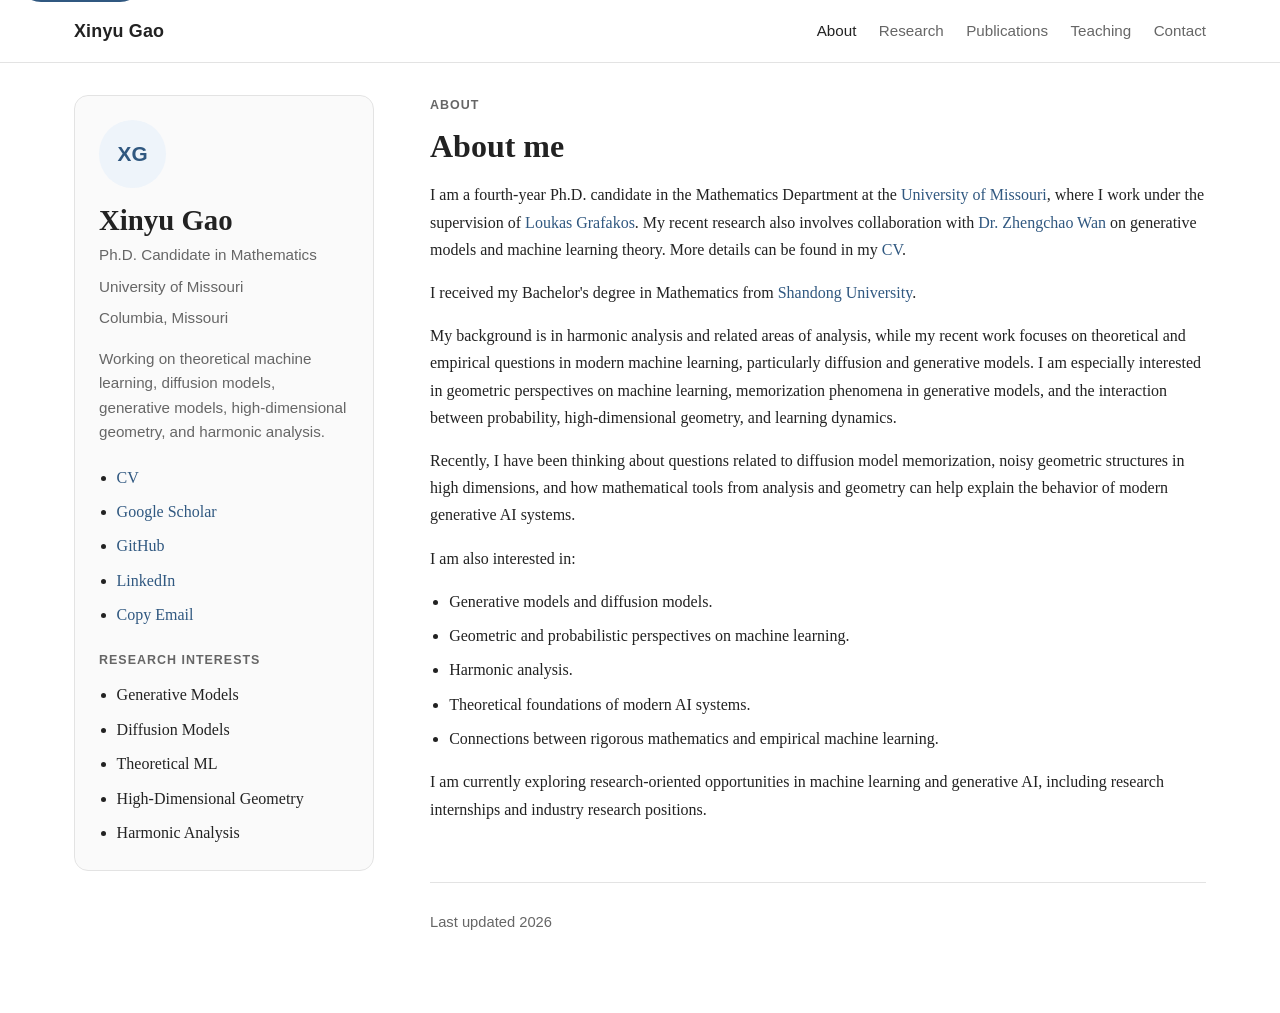
<file: index.html>
<!DOCTYPE html>
<html lang="en">
  <head>
    <meta charset="UTF-8" />
    <meta name="viewport" content="width=device-width, initial-scale=1.0" />
    <title>About | Xinyu Gao</title>
    <meta
      name="description"
      content="About Xinyu Gao, a fourth-year Mathematics Ph.D. candidate at the University of Missouri working on harmonic analysis, theoretical machine learning, diffusion models, and generative AI."
    />
    <meta
      name="keywords"
      content="Xinyu Gao, mathematics, harmonic analysis, theoretical machine learning, diffusion models, generative AI, University of Missouri"
    />
    <meta name="author" content="Xinyu Gao" />
    <meta name="robots" content="index, follow" />
    <meta name="theme-color" content="#ffffff" />
    <link rel="canonical" href="https://xinyugao233.github.io/" />
    <meta property="og:title" content="About | Xinyu Gao" />
    <meta
      property="og:description"
      content="About Xinyu Gao, a fourth-year Mathematics Ph.D. candidate at the University of Missouri."
    />
    <meta property="og:type" content="website" />
    <meta property="og:url" content="https://xinyugao233.github.io/" />
    <meta property="og:site_name" content="Xinyu Gao" />
    <meta name="twitter:card" content="summary_large_image" />
    <meta name="twitter:title" content="About | Xinyu Gao" />
    <meta
      name="twitter:description"
      content="About Xinyu Gao, a fourth-year Mathematics Ph.D. candidate at the University of Missouri."
    />
    <link rel="stylesheet" href="styles.css" />
    <script src="script.js" defer></script>
  </head>
  <body>
    <a class="skip-link" href="#main-content">Skip to content</a>

    <header class="masthead">
      <div class="masthead-inner">
        <a class="site-title" href="index.html">Xinyu Gao</a>
        <button
          class="nav-toggle"
          type="button"
          aria-expanded="false"
          aria-controls="site-menu"
          aria-label="Toggle navigation"
        >
          <span></span>
          <span></span>
          <span></span>
        </button>
        <nav class="nav-links" id="site-menu" aria-label="Primary">
          <a href="index.html" aria-current="page">About</a>
          <a href="research.html">Research</a>
          <a href="publications.html">Publications</a>
          <a href="teaching.html">Teaching</a>
          <a href="contact.html">Contact</a>
        </nav>
      </div>
    </header>

    <div class="page">
      <aside class="sidebar">
        <div class="profile-card">
          <div class="profile-avatar" aria-hidden="true">XG</div>
          <h1>Xinyu Gao</h1>
          <p class="profile-role">Ph.D. Candidate in Mathematics</p>
          <p class="profile-affiliation">
            <a href="https://missouri.edu/" rel="noreferrer" target="_blank">University of Missouri</a>
          </p>
          <p class="profile-location">Columbia, Missouri</p>

          <p class="profile-bio">
            Working on theoretical machine learning, diffusion models, generative
            models, high-dimensional geometry, and harmonic analysis.
          </p>

          <ul class="profile-links">
            <li><a href="./assets/Xinyu_Gao_CV.pdf">CV</a></li>
            <li>
              <a
                href="https://scholar.google.com/citations?user=dz3f7f4AAAAJ&hl=en"
                rel="noreferrer"
                target="_blank"
                >Google Scholar</a
              >
            </li>
            <li>
              <a
                href="https://github.com/xinyugao233"
                rel="noreferrer"
                target="_blank"
                >GitHub</a
              >
            </li>
            <li>
              <a
                href="https://www.linkedin.com/in/xinyu-g-186387254/"
                rel="noreferrer"
                target="_blank"
                >LinkedIn</a
              >
            </li>
            <li class="copy-email-row">
              <button
                class="copy-email-button"
                type="button"
                data-copy-email="xinyugao233@gmail.com"
              >
                Copy Email
              </button>
              <span class="copy-email-status" aria-live="polite"></span>
            </li>
          </ul>

          <div class="profile-topics">
            <p class="sidebar-label">Research Interests</p>
            <ul>
              <li>Generative Models</li>
              <li>Diffusion Models</li>
              <li>Theoretical ML</li>
              <li>High-Dimensional Geometry</li>
              <li>Harmonic Analysis</li>
            </ul>
          </div>
        </div>
      </aside>

      <main class="content" id="main-content">
        <section class="section">
          <p class="section-label">About</p>
          <h2>About me</h2>
          <div class="prose">
            <p>
              I am a fourth-year Ph.D. candidate in the Mathematics Department at
              the
              <a href="https://missouri.edu/" rel="noreferrer" target="_blank"
                >University of Missouri</a
              >, where I work under the supervision of
              <a href="https://grafakos.missouri.edu/" rel="noreferrer" target="_blank"
                >Loukas Grafakos</a
              >. My recent research also involves collaboration with
              <a href="https://zhengchao-wan.com/" rel="noreferrer" target="_blank"
                >Dr. Zhengchao Wan</a
              >
              on generative models and machine learning theory. More details can
              be found in my <a href="./assets/Xinyu_Gao_CV.pdf">CV</a>.
            </p>
            <p>
              I received my Bachelor's degree in Mathematics from
              <a href="https://www.en.sdu.edu.cn/" rel="noreferrer" target="_blank"
                >Shandong University</a
              >.
            </p>
            <p>
              My background is in harmonic analysis and related areas of analysis,
              while my recent work focuses on theoretical and empirical questions
              in modern machine learning, particularly diffusion and generative
              models. I am especially interested in geometric perspectives on
              machine learning, memorization phenomena in generative models, and
              the interaction between probability, high-dimensional geometry, and
              learning dynamics.
            </p>
            <p>
              Recently, I have been thinking about questions related to diffusion
              model memorization, noisy geometric structures in high dimensions,
              and how mathematical tools from analysis and geometry can help
              explain the behavior of modern generative AI systems.
            </p>
            <p>I am also interested in:</p>
            <ul>
              <li>Generative models and diffusion models.</li>
              <li>Geometric and probabilistic perspectives on machine learning.</li>
              <li>Harmonic analysis.</li>
              <li>Theoretical foundations of modern AI systems.</li>
              <li>Connections between rigorous mathematics and empirical machine learning.</li>
            </ul>
            <p>
              I am currently exploring research-oriented opportunities in machine
              learning and generative AI, including research internships and
              industry research positions.
            </p>
          </div>
        </section>

        <footer class="page-footer">
          <p>Last updated 2026</p>
        </footer>
      </main>
    </div>
  </body>
</html>
</file>
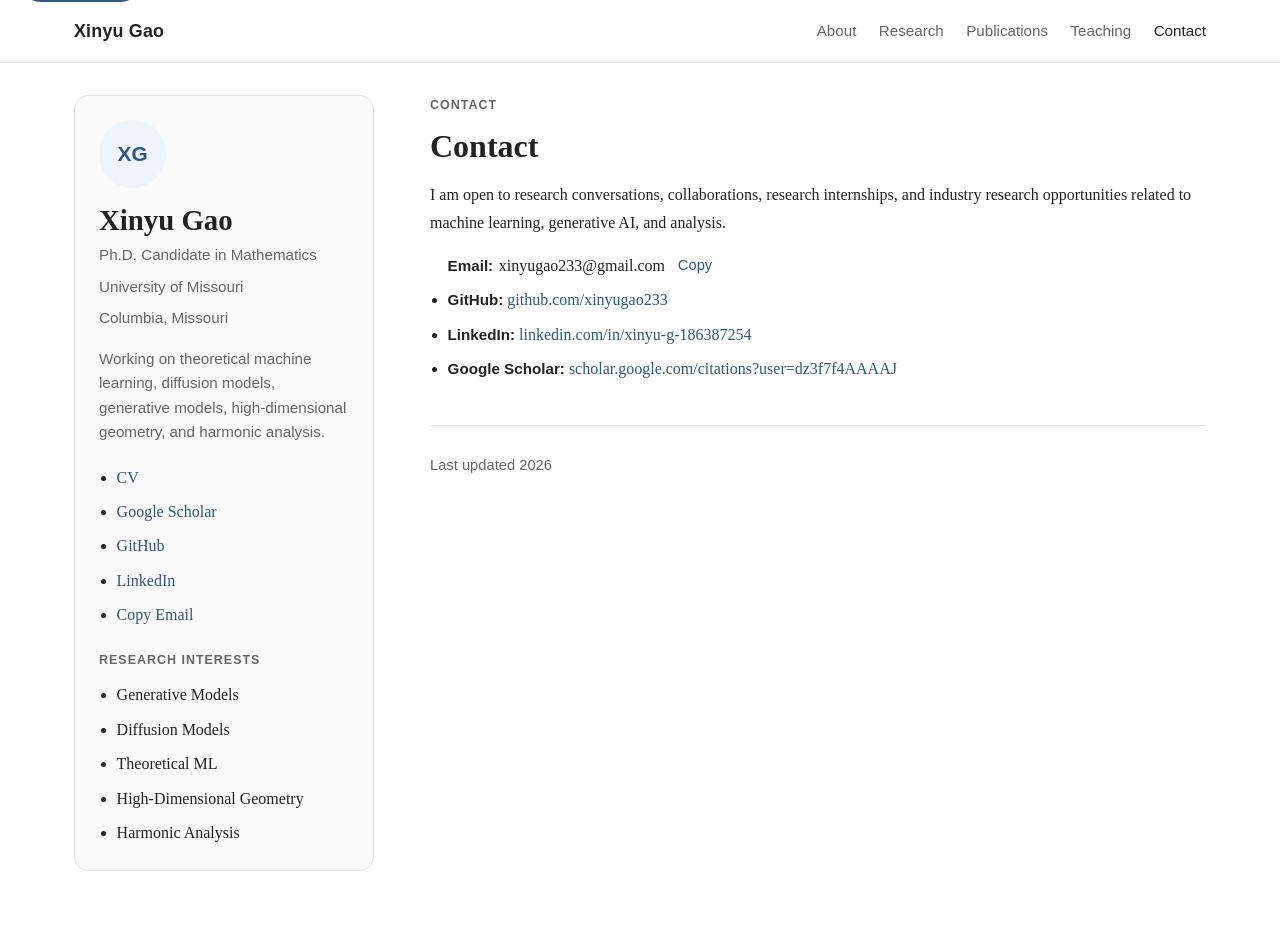
<file: contact.html>
<!DOCTYPE html>
<html lang="en">
  <head>
    <meta charset="UTF-8" />
    <meta name="viewport" content="width=device-width, initial-scale=1.0" />
    <title>Contact | Xinyu Gao</title>
    <meta
      name="description"
      content="Contact page for Xinyu Gao, including email, GitHub, LinkedIn, and Google Scholar."
    />
    <meta name="author" content="Xinyu Gao" />
    <meta name="robots" content="index, follow" />
    <meta name="theme-color" content="#ffffff" />
    <link rel="canonical" href="https://xinyugao233.github.io/contact.html" />
    <meta property="og:title" content="Contact | Xinyu Gao" />
    <meta
      property="og:description"
      content="Contact page for Xinyu Gao, including email, GitHub, LinkedIn, and Google Scholar."
    />
    <meta property="og:type" content="website" />
    <meta property="og:url" content="https://xinyugao233.github.io/contact.html" />
    <meta property="og:site_name" content="Xinyu Gao" />
    <meta name="twitter:card" content="summary_large_image" />
    <meta name="twitter:title" content="Contact | Xinyu Gao" />
    <meta
      name="twitter:description"
      content="Contact page for Xinyu Gao, including email, GitHub, LinkedIn, and Google Scholar."
    />
    <link rel="stylesheet" href="styles.css" />
    <script src="script.js" defer></script>
  </head>
  <body>
    <a class="skip-link" href="#main-content">Skip to content</a>

    <header class="masthead">
      <div class="masthead-inner">
        <a class="site-title" href="index.html">Xinyu Gao</a>
        <button
          class="nav-toggle"
          type="button"
          aria-expanded="false"
          aria-controls="site-menu"
          aria-label="Toggle navigation"
        >
          <span></span>
          <span></span>
          <span></span>
        </button>
        <nav class="nav-links" id="site-menu" aria-label="Primary">
          <a href="index.html">About</a>
          <a href="research.html">Research</a>
          <a href="publications.html">Publications</a>
          <a href="teaching.html">Teaching</a>
          <a href="contact.html" aria-current="page">Contact</a>
        </nav>
      </div>
    </header>

    <div class="page">
      <aside class="sidebar">
        <div class="profile-card">
          <div class="profile-avatar" aria-hidden="true">XG</div>
          <h1>Xinyu Gao</h1>
          <p class="profile-role">Ph.D. Candidate in Mathematics</p>
          <p class="profile-affiliation">
            <a href="https://missouri.edu/" rel="noreferrer" target="_blank">University of Missouri</a>
          </p>
          <p class="profile-location">Columbia, Missouri</p>
          <p class="profile-bio">
            Working on theoretical machine learning, diffusion models, generative
            models, high-dimensional geometry, and harmonic analysis.
          </p>
          <ul class="profile-links">
            <li><a href="./assets/Xinyu_Gao_CV.pdf">CV</a></li>
            <li><a href="https://scholar.google.com/citations?user=dz3f7f4AAAAJ&hl=en" rel="noreferrer" target="_blank">Google Scholar</a></li>
            <li><a href="https://github.com/xinyugao233" rel="noreferrer" target="_blank">GitHub</a></li>
            <li><a href="https://www.linkedin.com/in/xinyu-g-186387254/" rel="noreferrer" target="_blank">LinkedIn</a></li>
            <li class="copy-email-row">
              <button class="copy-email-button" type="button" data-copy-email="xinyugao233@gmail.com">Copy Email</button>
              <span class="copy-email-status" aria-live="polite"></span>
            </li>
          </ul>
          <div class="profile-topics">
            <p class="sidebar-label">Research Interests</p>
            <ul>
              <li>Generative Models</li>
              <li>Diffusion Models</li>
              <li>Theoretical ML</li>
              <li>High-Dimensional Geometry</li>
              <li>Harmonic Analysis</li>
            </ul>
          </div>
        </div>
      </aside>

      <main class="content" id="main-content">
        <section class="section">
          <p class="section-label">Contact</p>
          <h2>Contact</h2>
          <div class="prose">
            <p>
              I am open to research conversations, collaborations, research
              internships, and industry research opportunities related to machine
              learning, generative AI, and analysis.
            </p>
          </div>

          <ul class="contact-list">
            <li class="contact-email-item">
              <strong>Email:</strong>
              <span class="contact-email-text">xinyugao233@gmail.com</span>
              <button
                class="copy-email-button copy-email-button-inline"
                type="button"
                data-copy-email="xinyugao233@gmail.com"
              >
                Copy
              </button>
              <span class="copy-email-status" aria-live="polite"></span>
            </li>
            <li>
              <strong>GitHub:</strong>
              <a href="https://github.com/xinyugao233" rel="noreferrer" target="_blank">github.com/xinyugao233</a>
            </li>
            <li>
              <strong>LinkedIn:</strong>
              <a href="https://www.linkedin.com/in/xinyu-g-186387254/" rel="noreferrer" target="_blank">linkedin.com/in/xinyu-g-186387254</a>
            </li>
            <li>
              <strong>Google Scholar:</strong>
              <a href="https://scholar.google.com/citations?user=dz3f7f4AAAAJ&hl=en" rel="noreferrer" target="_blank">scholar.google.com/citations?user=dz3f7f4AAAAJ</a>
            </li>
          </ul>
        </section>

        <footer class="page-footer">
          <p>Last updated 2026</p>
        </footer>
      </main>
    </div>
  </body>
</html>
</file>
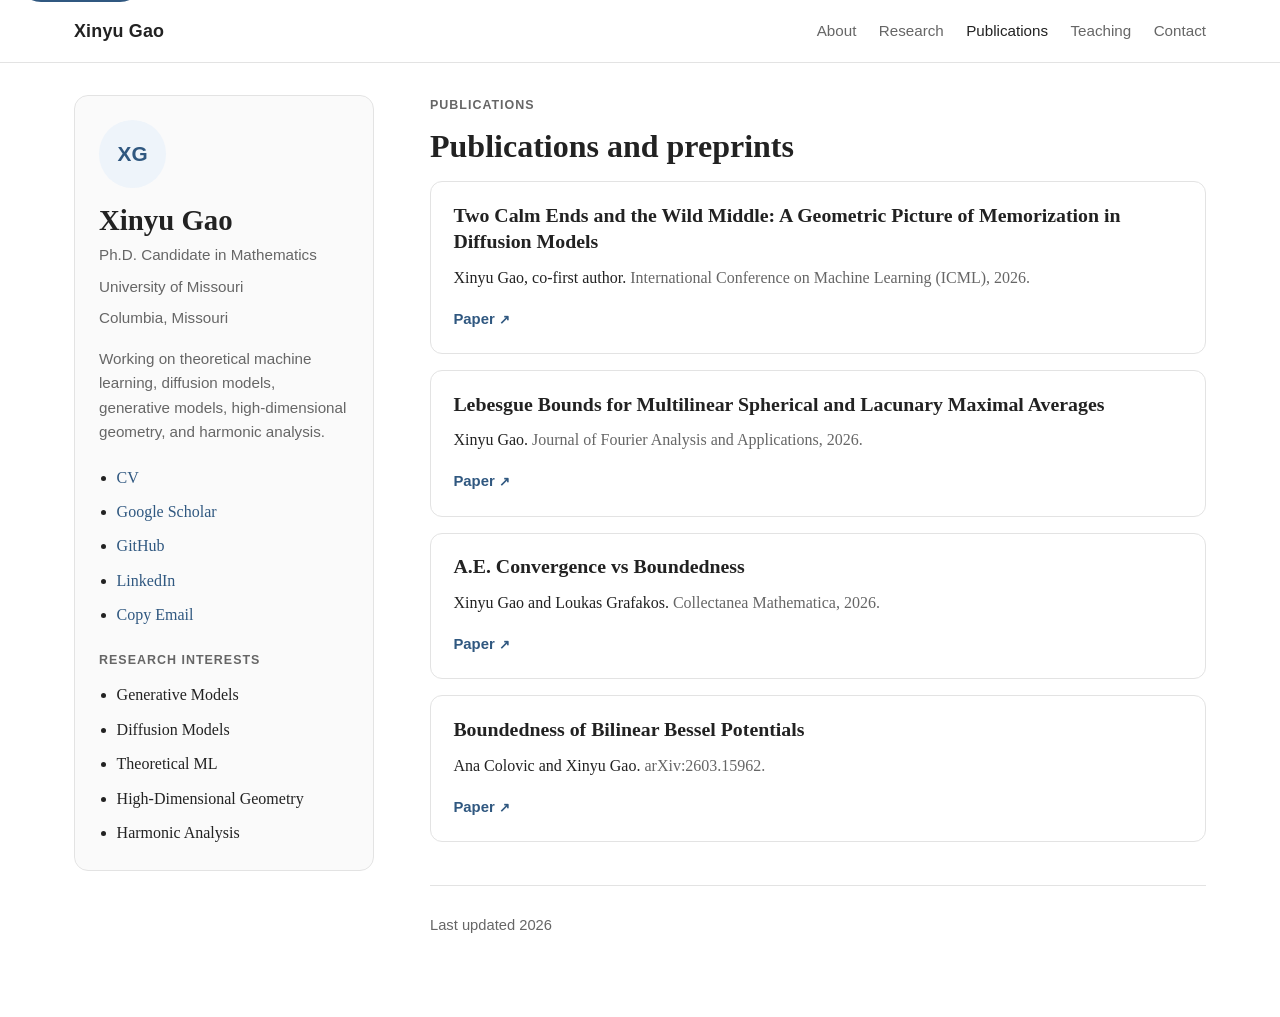
<file: publications.html>
<!DOCTYPE html>
<html lang="en">
  <head>
    <meta charset="UTF-8" />
    <meta name="viewport" content="width=device-width, initial-scale=1.0" />
    <title>Publications | Xinyu Gao</title>
    <meta
      name="description"
      content="Publications and preprints by Xinyu Gao in machine learning theory, diffusion models, and harmonic analysis."
    />
    <meta name="author" content="Xinyu Gao" />
    <meta name="robots" content="index, follow" />
    <meta name="theme-color" content="#ffffff" />
    <link rel="canonical" href="https://xinyugao233.github.io/publications.html" />
    <meta property="og:title" content="Publications | Xinyu Gao" />
    <meta
      property="og:description"
      content="Publications and preprints by Xinyu Gao in machine learning theory, diffusion models, and harmonic analysis."
    />
    <meta property="og:type" content="website" />
    <meta property="og:url" content="https://xinyugao233.github.io/publications.html" />
    <meta property="og:site_name" content="Xinyu Gao" />
    <meta name="twitter:card" content="summary_large_image" />
    <meta name="twitter:title" content="Publications | Xinyu Gao" />
    <meta
      name="twitter:description"
      content="Publications and preprints by Xinyu Gao in machine learning theory, diffusion models, and harmonic analysis."
    />
    <link rel="stylesheet" href="styles.css" />
    <script src="script.js" defer></script>
  </head>
  <body>
    <a class="skip-link" href="#main-content">Skip to content</a>

    <header class="masthead">
      <div class="masthead-inner">
        <a class="site-title" href="index.html">Xinyu Gao</a>
        <button
          class="nav-toggle"
          type="button"
          aria-expanded="false"
          aria-controls="site-menu"
          aria-label="Toggle navigation"
        >
          <span></span>
          <span></span>
          <span></span>
        </button>
        <nav class="nav-links" id="site-menu" aria-label="Primary">
          <a href="index.html">About</a>
          <a href="research.html">Research</a>
          <a href="publications.html" aria-current="page">Publications</a>
          <a href="teaching.html">Teaching</a>
          <a href="contact.html">Contact</a>
        </nav>
      </div>
    </header>

    <div class="page">
      <aside class="sidebar">
        <div class="profile-card">
          <div class="profile-avatar" aria-hidden="true">XG</div>
          <h1>Xinyu Gao</h1>
          <p class="profile-role">Ph.D. Candidate in Mathematics</p>
          <p class="profile-affiliation">
            <a href="https://missouri.edu/" rel="noreferrer" target="_blank">University of Missouri</a>
          </p>
          <p class="profile-location">Columbia, Missouri</p>
          <p class="profile-bio">
            Working on theoretical machine learning, diffusion models, generative
            models, high-dimensional geometry, and harmonic analysis.
          </p>
          <ul class="profile-links">
            <li><a href="./assets/Xinyu_Gao_CV.pdf">CV</a></li>
            <li><a href="https://scholar.google.com/citations?user=dz3f7f4AAAAJ&hl=en" rel="noreferrer" target="_blank">Google Scholar</a></li>
            <li><a href="https://github.com/xinyugao233" rel="noreferrer" target="_blank">GitHub</a></li>
            <li><a href="https://www.linkedin.com/in/xinyu-g-186387254/" rel="noreferrer" target="_blank">LinkedIn</a></li>
            <li class="copy-email-row">
              <button class="copy-email-button" type="button" data-copy-email="xinyugao233@gmail.com">Copy Email</button>
              <span class="copy-email-status" aria-live="polite"></span>
            </li>
          </ul>
          <div class="profile-topics">
            <p class="sidebar-label">Research Interests</p>
            <ul>
              <li>Generative Models</li>
              <li>Diffusion Models</li>
              <li>Theoretical ML</li>
              <li>High-Dimensional Geometry</li>
              <li>Harmonic Analysis</li>
            </ul>
          </div>
        </div>
      </aside>

      <main class="content" id="main-content">
        <section class="section">
          <p class="section-label">Publications</p>
          <h2>Publications and preprints</h2>

          <div class="publication-list">
            <article class="publication-item">
              <h3>Two Calm Ends and the Wild Middle: A Geometric Picture of Memorization in Diffusion Models</h3>
              <p>
                Xinyu Gao, co-first author.
                <span>International Conference on Machine Learning (ICML), 2026.</span>
              </p>
              <div class="inline-links">
                <a href="https://openreview.net/forum?id=GpmvWQU9Zq&noteId=de2UPF2qty" rel="noreferrer" target="_blank">Paper</a>
              </div>
            </article>

            <article class="publication-item">
              <h3>Lebesgue Bounds for Multilinear Spherical and Lacunary Maximal Averages</h3>
              <p>
                Xinyu Gao.
                <span>Journal of Fourier Analysis and Applications, 2026.</span>
              </p>
              <div class="inline-links">
                <a href="https://arxiv.org/abs/2411.11255" rel="noreferrer" target="_blank">Paper</a>
              </div>
            </article>

            <article class="publication-item">
              <h3>A.E. Convergence vs Boundedness</h3>
              <p>
                Xinyu Gao and Loukas Grafakos.
                <span>Collectanea Mathematica, 2026.</span>
              </p>
              <div class="inline-links">
                <a href="https://arxiv.org/abs/2602.16654" rel="noreferrer" target="_blank">Paper</a>
              </div>
            </article>

            <article class="publication-item">
              <h3>Boundedness of Bilinear Bessel Potentials</h3>
              <p>
                Ana Colovic and Xinyu Gao.
                <span>arXiv:2603.15962.</span>
              </p>
              <div class="inline-links">
                <a href="https://arxiv.org/abs/2603.15962" rel="noreferrer" target="_blank">Paper</a>
              </div>
            </article>
          </div>
        </section>

        <footer class="page-footer">
          <p>Last updated 2026</p>
        </footer>
      </main>
    </div>
  </body>
</html>
</file>
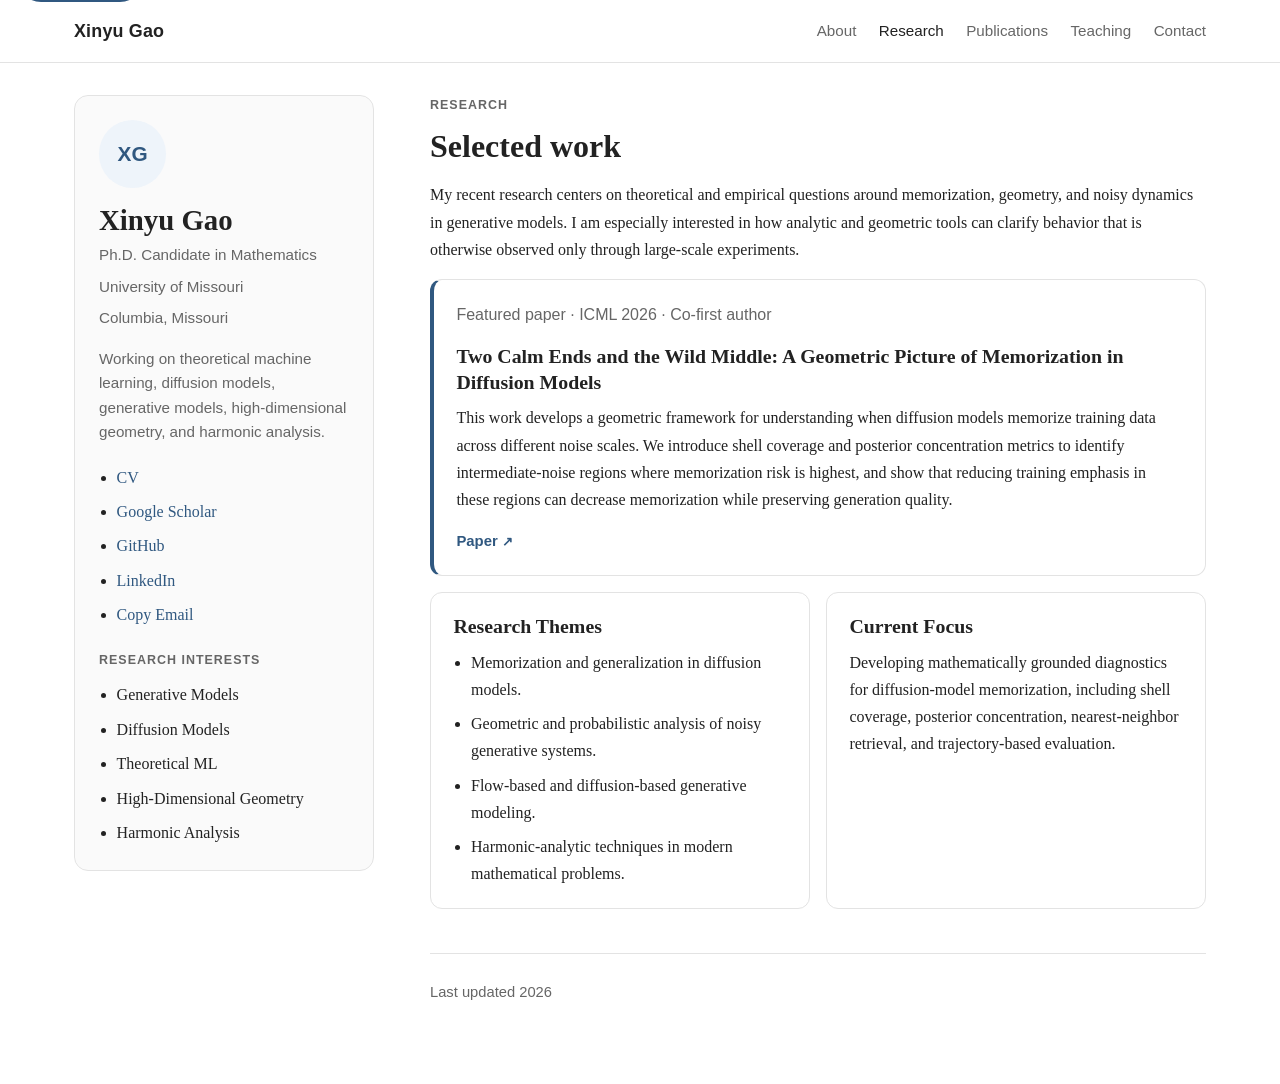
<file: research.html>
<!DOCTYPE html>
<html lang="en">
  <head>
    <meta charset="UTF-8" />
    <meta name="viewport" content="width=device-width, initial-scale=1.0" />
    <title>Research | Xinyu Gao</title>
    <meta
      name="description"
      content="Research page for Xinyu Gao, including current themes and featured work on diffusion model memorization, geometry, and theoretical machine learning."
    />
    <meta name="author" content="Xinyu Gao" />
    <meta name="robots" content="index, follow" />
    <meta name="theme-color" content="#ffffff" />
    <link rel="canonical" href="https://xinyugao233.github.io/research.html" />
    <meta property="og:title" content="Research | Xinyu Gao" />
    <meta
      property="og:description"
      content="Research page for Xinyu Gao, including current themes and featured work on diffusion model memorization, geometry, and theoretical machine learning."
    />
    <meta property="og:type" content="website" />
    <meta property="og:url" content="https://xinyugao233.github.io/research.html" />
    <meta property="og:site_name" content="Xinyu Gao" />
    <meta name="twitter:card" content="summary_large_image" />
    <meta name="twitter:title" content="Research | Xinyu Gao" />
    <meta
      name="twitter:description"
      content="Research page for Xinyu Gao, including current themes and featured work on diffusion model memorization, geometry, and theoretical machine learning."
    />
    <link rel="stylesheet" href="styles.css" />
    <script src="script.js" defer></script>
  </head>
  <body>
    <a class="skip-link" href="#main-content">Skip to content</a>

    <header class="masthead">
      <div class="masthead-inner">
        <a class="site-title" href="index.html">Xinyu Gao</a>
        <button
          class="nav-toggle"
          type="button"
          aria-expanded="false"
          aria-controls="site-menu"
          aria-label="Toggle navigation"
        >
          <span></span>
          <span></span>
          <span></span>
        </button>
        <nav class="nav-links" id="site-menu" aria-label="Primary">
          <a href="index.html">About</a>
          <a href="research.html" aria-current="page">Research</a>
          <a href="publications.html">Publications</a>
          <a href="teaching.html">Teaching</a>
          <a href="contact.html">Contact</a>
        </nav>
      </div>
    </header>

    <div class="page">
      <aside class="sidebar">
        <div class="profile-card">
          <div class="profile-avatar" aria-hidden="true">XG</div>
          <h1>Xinyu Gao</h1>
          <p class="profile-role">Ph.D. Candidate in Mathematics</p>
          <p class="profile-affiliation">
            <a href="https://missouri.edu/" rel="noreferrer" target="_blank">University of Missouri</a>
          </p>
          <p class="profile-location">Columbia, Missouri</p>
          <p class="profile-bio">
            Working on theoretical machine learning, diffusion models, generative
            models, high-dimensional geometry, and harmonic analysis.
          </p>
          <ul class="profile-links">
            <li><a href="./assets/Xinyu_Gao_CV.pdf">CV</a></li>
            <li><a href="https://scholar.google.com/citations?user=dz3f7f4AAAAJ&hl=en" rel="noreferrer" target="_blank">Google Scholar</a></li>
            <li><a href="https://github.com/xinyugao233" rel="noreferrer" target="_blank">GitHub</a></li>
            <li><a href="https://www.linkedin.com/in/xinyu-g-186387254/" rel="noreferrer" target="_blank">LinkedIn</a></li>
            <li class="copy-email-row">
              <button class="copy-email-button" type="button" data-copy-email="xinyugao233@gmail.com">Copy Email</button>
              <span class="copy-email-status" aria-live="polite"></span>
            </li>
          </ul>
          <div class="profile-topics">
            <p class="sidebar-label">Research Interests</p>
            <ul>
              <li>Generative Models</li>
              <li>Diffusion Models</li>
              <li>Theoretical ML</li>
              <li>High-Dimensional Geometry</li>
              <li>Harmonic Analysis</li>
            </ul>
          </div>
        </div>
      </aside>

      <main class="content" id="main-content">
        <section class="section">
          <p class="section-label">Research</p>
          <h2>Selected work</h2>
          <div class="prose">
            <p>
              My recent research centers on theoretical and empirical questions
              around memorization, geometry, and noisy dynamics in generative
              models. I am especially interested in how analytic and geometric
              tools can clarify behavior that is otherwise observed only through
              large-scale experiments.
            </p>
          </div>

          <article class="highlight-paper">
            <p class="entry-meta">Featured paper · ICML 2026 · Co-first author</p>
            <h3>
              Two Calm Ends and the Wild Middle: A Geometric Picture of Memorization
              in Diffusion Models
            </h3>
            <p>
              This work develops a geometric framework for understanding when
              diffusion models memorize training data across different noise
              scales. We introduce shell coverage and posterior concentration
              metrics to identify intermediate-noise regions where memorization
              risk is highest, and show that reducing training emphasis in these
              regions can decrease memorization while preserving generation quality.
            </p>
            <div class="inline-links">
              <a href="https://openreview.net/forum?id=GpmvWQU9Zq&noteId=de2UPF2qty" rel="noreferrer" target="_blank">Paper</a>
            </div>
          </article>

          <div class="entry-list">
            <article class="entry-card">
              <h3>Research Themes</h3>
              <ul class="simple-list">
                <li>Memorization and generalization in diffusion models.</li>
                <li>Geometric and probabilistic analysis of noisy generative systems.</li>
                <li>Flow-based and diffusion-based generative modeling.</li>
                <li>Harmonic-analytic techniques in modern mathematical problems.</li>
              </ul>
            </article>

            <article class="entry-card">
              <h3>Current Focus</h3>
              <p>
                Developing mathematically grounded diagnostics for diffusion-model
                memorization, including shell coverage, posterior concentration,
                nearest-neighbor retrieval, and trajectory-based evaluation.
              </p>
            </article>
          </div>
        </section>

        <footer class="page-footer">
          <p>Last updated 2026</p>
        </footer>
      </main>
    </div>
  </body>
</html>
</file>
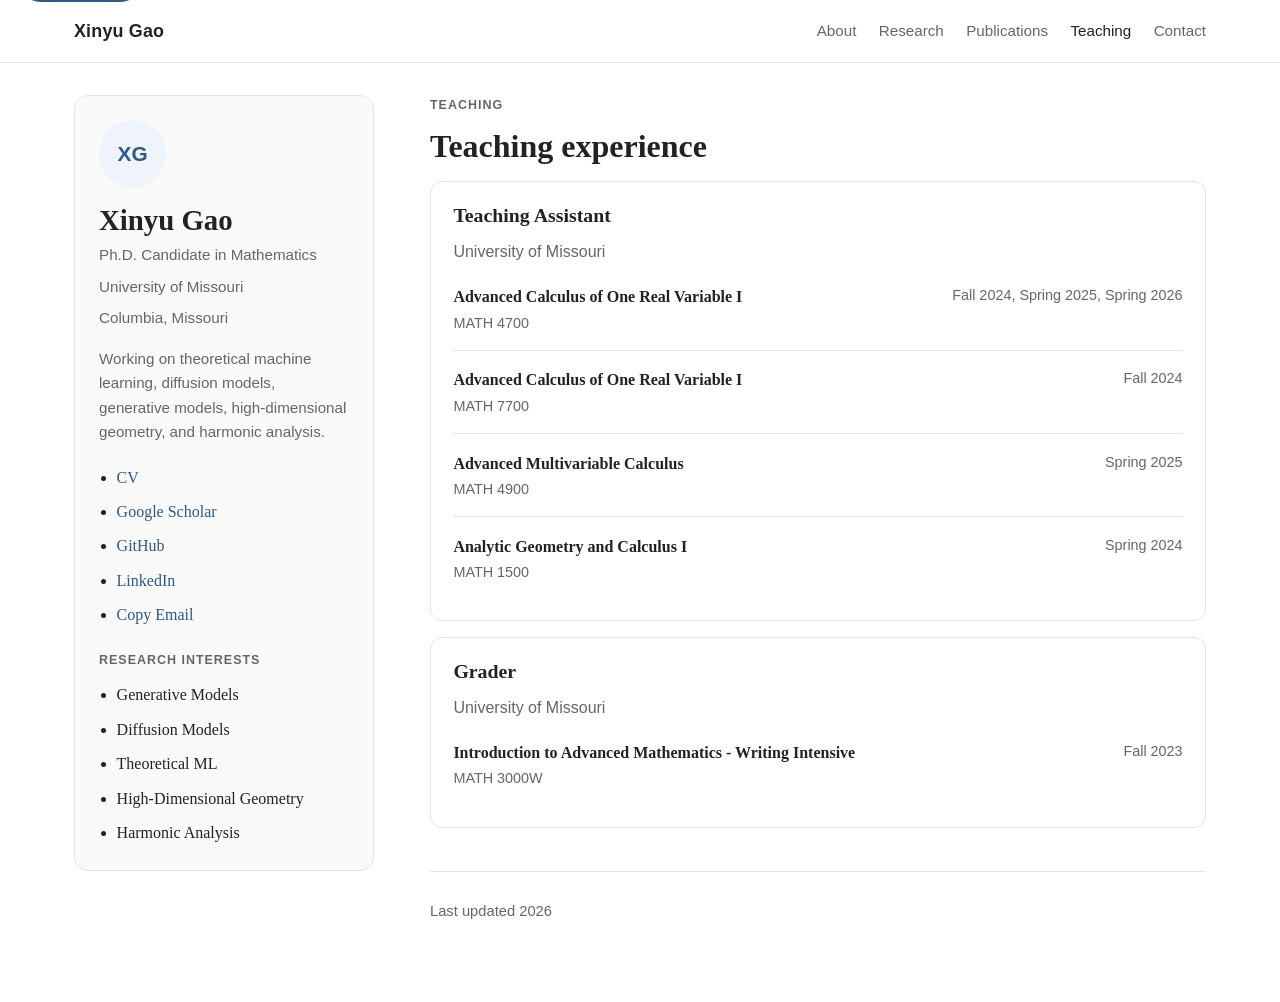
<file: teaching.html>
<!DOCTYPE html>
<html lang="en">
  <head>
    <meta charset="UTF-8" />
    <meta name="viewport" content="width=device-width, initial-scale=1.0" />
    <title>Teaching | Xinyu Gao</title>
    <meta
      name="description"
      content="Teaching experience of Xinyu Gao at the University of Missouri, including teaching assistant and grading roles."
    />
    <meta name="author" content="Xinyu Gao" />
    <meta name="robots" content="index, follow" />
    <meta name="theme-color" content="#ffffff" />
    <link rel="canonical" href="https://xinyugao233.github.io/teaching.html" />
    <meta property="og:title" content="Teaching | Xinyu Gao" />
    <meta
      property="og:description"
      content="Teaching experience of Xinyu Gao at the University of Missouri, including teaching assistant and grading roles."
    />
    <meta property="og:type" content="website" />
    <meta property="og:url" content="https://xinyugao233.github.io/teaching.html" />
    <meta property="og:site_name" content="Xinyu Gao" />
    <meta name="twitter:card" content="summary_large_image" />
    <meta name="twitter:title" content="Teaching | Xinyu Gao" />
    <meta
      name="twitter:description"
      content="Teaching experience of Xinyu Gao at the University of Missouri, including teaching assistant and grading roles."
    />
    <link rel="stylesheet" href="styles.css" />
    <script src="script.js" defer></script>
  </head>
  <body>
    <a class="skip-link" href="#main-content">Skip to content</a>

    <header class="masthead">
      <div class="masthead-inner">
        <a class="site-title" href="index.html">Xinyu Gao</a>
        <button
          class="nav-toggle"
          type="button"
          aria-expanded="false"
          aria-controls="site-menu"
          aria-label="Toggle navigation"
        >
          <span></span>
          <span></span>
          <span></span>
        </button>
        <nav class="nav-links" id="site-menu" aria-label="Primary">
          <a href="index.html">About</a>
          <a href="research.html">Research</a>
          <a href="publications.html">Publications</a>
          <a href="teaching.html" aria-current="page">Teaching</a>
          <a href="contact.html">Contact</a>
        </nav>
      </div>
    </header>

    <div class="page">
      <aside class="sidebar">
        <div class="profile-card">
          <div class="profile-avatar" aria-hidden="true">XG</div>
          <h1>Xinyu Gao</h1>
          <p class="profile-role">Ph.D. Candidate in Mathematics</p>
          <p class="profile-affiliation">
            <a href="https://missouri.edu/" rel="noreferrer" target="_blank">University of Missouri</a>
          </p>
          <p class="profile-location">Columbia, Missouri</p>
          <p class="profile-bio">
            Working on theoretical machine learning, diffusion models, generative
            models, high-dimensional geometry, and harmonic analysis.
          </p>
          <ul class="profile-links">
            <li><a href="./assets/Xinyu_Gao_CV.pdf">CV</a></li>
            <li><a href="https://scholar.google.com/citations?user=dz3f7f4AAAAJ&hl=en" rel="noreferrer" target="_blank">Google Scholar</a></li>
            <li><a href="https://github.com/xinyugao233" rel="noreferrer" target="_blank">GitHub</a></li>
            <li><a href="https://www.linkedin.com/in/xinyu-g-186387254/" rel="noreferrer" target="_blank">LinkedIn</a></li>
            <li class="copy-email-row">
              <button class="copy-email-button" type="button" data-copy-email="xinyugao233@gmail.com">Copy Email</button>
              <span class="copy-email-status" aria-live="polite"></span>
            </li>
          </ul>
          <div class="profile-topics">
            <p class="sidebar-label">Research Interests</p>
            <ul>
              <li>Generative Models</li>
              <li>Diffusion Models</li>
              <li>Theoretical ML</li>
              <li>High-Dimensional Geometry</li>
              <li>Harmonic Analysis</li>
            </ul>
          </div>
        </div>
      </aside>

      <main class="content" id="main-content">
        <section class="section">
          <p class="section-label">Teaching</p>
          <h2>Teaching experience</h2>

          <div class="teaching-list">
            <article class="teaching-item">
              <h3>Teaching Assistant</h3>
              <p class="entry-meta">University of Missouri</p>
              <ul class="teaching-courses">
                <li>
                  <div>
                    <strong>Advanced Calculus of One Real Variable I</strong>
                    <span class="teaching-code">MATH 4700</span>
                  </div>
                  <span class="teaching-term">Fall 2024, Spring 2025, Spring 2026</span>
                </li>
                <li>
                  <div>
                    <strong>Advanced Calculus of One Real Variable I</strong>
                    <span class="teaching-code">MATH 7700</span>
                  </div>
                  <span class="teaching-term">Fall 2024</span>
                </li>
                <li>
                  <div>
                    <strong>Advanced Multivariable Calculus</strong>
                    <span class="teaching-code">MATH 4900</span>
                  </div>
                  <span class="teaching-term">Spring 2025</span>
                </li>
                <li>
                  <div>
                    <strong>Analytic Geometry and Calculus I</strong>
                    <span class="teaching-code">MATH 1500</span>
                  </div>
                  <span class="teaching-term">Spring 2024</span>
                </li>
              </ul>
            </article>

            <article class="teaching-item">
              <h3>Grader</h3>
              <p class="entry-meta">University of Missouri</p>
              <ul class="teaching-courses">
                <li>
                  <div>
                    <strong>Introduction to Advanced Mathematics - Writing Intensive</strong>
                    <span class="teaching-code">MATH 3000W</span>
                  </div>
                  <span class="teaching-term">Fall 2023</span>
                </li>
              </ul>
            </article>
          </div>
        </section>

        <footer class="page-footer">
          <p>Last updated 2026</p>
        </footer>
      </main>
    </div>
  </body>
</html>
</file>
<file: styles.css>
:root {
  --background: #ffffff;
  --background-soft: #fafafa;
  --surface: #ffffff;
  --border: #e3e3e3;
  --border-strong: #d1d1d1;
  --text: #222222;
  --muted: #666666;
  --accent: #305880;
  --accent-soft: #eef4fa;
  --shadow: 0 10px 30px rgba(0, 0, 0, 0.05);
  --max-width: 1180px;
}

html {
  scroll-behavior: smooth;
}

*,
*::before,
*::after {
  box-sizing: border-box;
}

body {
  margin: 0;
  min-width: 320px;
  background: var(--background);
  color: var(--text);
  font-family: Georgia, "Times New Roman", serif;
  line-height: 1.7;
}

a {
  color: var(--accent);
  text-decoration: none;
}

a:hover {
  text-decoration: underline;
}

.skip-link {
  position: absolute;
  top: -3rem;
  left: 1rem;
  z-index: 100;
  padding: 0.7rem 1rem;
  border-radius: 999px;
  background: var(--accent);
  color: #ffffff;
}

.skip-link:focus {
  top: 1rem;
}

.masthead {
  position: sticky;
  top: 0;
  z-index: 20;
  background: rgba(255, 255, 255, 0.96);
  border-bottom: 1px solid var(--border);
  backdrop-filter: blur(8px);
}

.masthead-inner {
  display: flex;
  align-items: center;
  justify-content: space-between;
  gap: 1.5rem;
  max-width: var(--max-width);
  margin: 0 auto;
  padding: 1rem 1.5rem;
}

.site-title {
  color: var(--text);
  font-family: "Helvetica Neue", Helvetica, Arial, sans-serif;
  font-size: 1.12rem;
  font-weight: 600;
  letter-spacing: 0.01em;
}

.nav-links {
  display: flex;
  align-items: center;
  gap: 1.4rem;
  font-family: "Helvetica Neue", Helvetica, Arial, sans-serif;
  font-size: 0.95rem;
}

.nav-links a {
  color: var(--muted);
}

.nav-links a[aria-current="true"],
.nav-links a[aria-current="page"],
.nav-links a:hover {
  color: var(--text);
  text-decoration: none;
}

.nav-toggle {
  display: none;
  width: 2.8rem;
  height: 2.8rem;
  padding: 0;
  border: 1px solid var(--border);
  border-radius: 999px;
  background: var(--surface);
  cursor: pointer;
}

.nav-toggle span {
  display: block;
  width: 1.15rem;
  height: 2px;
  margin: 0.22rem auto;
  background: var(--text);
  transition: transform 0.2s ease, opacity 0.2s ease;
}

.nav-toggle[aria-expanded="true"] span:nth-child(1) {
  transform: translateY(0.4rem) rotate(45deg);
}

.nav-toggle[aria-expanded="true"] span:nth-child(2) {
  opacity: 0;
}

.nav-toggle[aria-expanded="true"] span:nth-child(3) {
  transform: translateY(-0.4rem) rotate(-45deg);
}

.page {
  display: grid;
  grid-template-columns: 300px minmax(0, 1fr);
  gap: 3.5rem;
  max-width: var(--max-width);
  margin: 0 auto;
  padding: 2rem 1.5rem 4rem;
}

.sidebar {
  position: relative;
}

.profile-card {
  position: sticky;
  top: 5.6rem;
  padding: 1.5rem;
  background: var(--background-soft);
  border: 1px solid var(--border);
  border-radius: 14px;
}

.profile-avatar {
  display: grid;
  place-items: center;
  width: 4.2rem;
  height: 4.2rem;
  margin-bottom: 1rem;
  border-radius: 50%;
  background: var(--accent-soft);
  color: var(--accent);
  font-family: "Helvetica Neue", Helvetica, Arial, sans-serif;
  font-size: 1.3rem;
  font-weight: 700;
}

.profile-card h1 {
  margin: 0;
  font-size: 1.8rem;
  line-height: 1.15;
}

.profile-role,
.profile-affiliation,
.profile-location,
.profile-bio,
.entry-meta,
.section-label,
.sidebar-label {
  color: var(--muted);
  font-family: "Helvetica Neue", Helvetica, Arial, sans-serif;
}

.profile-role,
.profile-affiliation,
.profile-location {
  margin: 0.35rem 0 0;
  font-size: 0.95rem;
}

.profile-affiliation a {
  color: inherit;
}

.profile-bio {
  margin: 1rem 0 0;
  font-size: 0.95rem;
  line-height: 1.6;
}

.profile-links,
.profile-topics ul,
.contact-list,
.simple-list {
  margin: 0;
  padding-left: 1.1rem;
}

.profile-links {
  margin-top: 1.2rem;
}

.copy-email-row {
  list-style: disc;
}

.copy-email-button {
  display: inline-flex;
  align-items: center;
  gap: 0.35rem;
  padding: 0;
  border: 0;
  background: transparent;
  color: var(--accent);
  font: inherit;
  cursor: pointer;
}

.copy-email-button:hover {
  text-decoration: underline;
}

.copy-email-button:focus-visible {
  outline: 2px solid var(--accent);
  outline-offset: 2px;
  border-radius: 4px;
}

.copy-email-button-inline {
  margin-left: 0.45rem;
  font-family: "Helvetica Neue", Helvetica, Arial, sans-serif;
  font-size: 0.92rem;
}

.copy-email-status {
  margin-left: 0.45rem;
  color: var(--muted);
  font-family: "Helvetica Neue", Helvetica, Arial, sans-serif;
  font-size: 0.88rem;
}

.profile-links li + li,
.profile-topics li + li,
.contact-list li + li,
.simple-list li + li {
  margin-top: 0.45rem;
}

.profile-topics {
  margin-top: 1.35rem;
}

.sidebar-label,
.section-label {
  margin: 0 0 0.65rem;
  font-size: 0.78rem;
  font-weight: 700;
  letter-spacing: 0.08em;
  text-transform: uppercase;
}

.content {
  min-width: 0;
}

.section {
  padding: 0 0 2.7rem;
  scroll-margin-top: 5.5rem;
}

.section h2 {
  margin: 0 0 1rem;
  font-size: 2rem;
  font-weight: 700;
  line-height: 1.2;
}

.section h3 {
  margin: 0 0 0.55rem;
  font-size: 1.24rem;
  line-height: 1.3;
}

.prose p,
.publication-item p,
.project-item p,
.entry-card p,
.highlight-paper p,
.teaching-item p {
  margin: 0 0 1rem;
}

.prose ul {
  margin: 0 0 1rem 1.2rem;
  padding: 0;
}

.prose li + li {
  margin-top: 0.45rem;
}

.highlight-paper,
.entry-card,
.publication-item,
.project-item,
.teaching-item {
  padding: 1.3rem 1.4rem;
  background: var(--surface);
  border: 1px solid var(--border);
  border-radius: 12px;
  transition:
    border-color 0.2s ease,
    box-shadow 0.2s ease,
    transform 0.2s ease;
}

.highlight-paper {
  border-left: 4px solid var(--accent);
}

.highlight-paper:hover,
.entry-card:hover,
.publication-item:hover,
.project-item:hover,
.teaching-item:hover {
  transform: translateY(-2px);
  border-color: var(--border-strong);
  box-shadow: var(--shadow);
}

.entry-list,
.publication-list,
.project-list,
.teaching-list {
  display: grid;
  gap: 1rem;
}

.entry-list {
  grid-template-columns: repeat(2, minmax(0, 1fr));
  margin-top: 1rem;
}

.inline-links {
  display: flex;
  flex-wrap: wrap;
  gap: 0.95rem;
  font-family: "Helvetica Neue", Helvetica, Arial, sans-serif;
  font-size: 0.93rem;
  font-weight: 600;
}

.inline-links a {
  position: relative;
}

.inline-links a::after {
  content: "↗";
  margin-left: 0.25rem;
  font-size: 0.8rem;
}

.publication-item span {
  color: var(--muted);
}

.teaching-courses {
  margin: 0;
  padding: 0;
  list-style: none;
}

.teaching-courses li {
  display: flex;
  justify-content: space-between;
  gap: 1rem;
  padding: 0.95rem 0;
  border-top: 1px solid var(--border);
}

.teaching-courses li:first-child {
  padding-top: 0.15rem;
  border-top: 0;
}

.teaching-courses strong {
  display: block;
  color: var(--text);
  font-size: 1rem;
}

.teaching-code,
.teaching-term {
  display: block;
  color: var(--muted);
  font-family: "Helvetica Neue", Helvetica, Arial, sans-serif;
  font-size: 0.9rem;
}

.teaching-term {
  flex-shrink: 0;
  text-align: right;
  white-space: nowrap;
}

.contact-list strong {
  color: var(--text);
  font-family: "Helvetica Neue", Helvetica, Arial, sans-serif;
  font-size: 0.95rem;
}

.contact-email-item {
  display: flex;
  flex-wrap: wrap;
  align-items: center;
  gap: 0.35rem;
}

.contact-email-text {
  color: var(--text);
}

.page-footer {
  padding-top: 0.75rem;
  border-top: 1px solid var(--border);
  color: var(--muted);
  font-family: "Helvetica Neue", Helvetica, Arial, sans-serif;
  font-size: 0.92rem;
}

@media (max-width: 980px) {
  .page {
    grid-template-columns: 1fr;
    gap: 2rem;
  }

  .profile-card {
    position: static;
  }

  .entry-list {
    grid-template-columns: 1fr;
  }

  .teaching-courses li {
    flex-direction: column;
  }

  .teaching-term {
    text-align: left;
    white-space: normal;
  }
}

@media (max-width: 720px) {
  .masthead-inner {
    position: relative;
    padding: 0.9rem 1rem;
  }

  .nav-toggle {
    display: inline-block;
  }

  .nav-links {
    position: absolute;
    top: calc(100% + 0.65rem);
    right: 1rem;
    left: 1rem;
    display: none;
    flex-direction: column;
    align-items: flex-start;
    gap: 0.85rem;
    padding: 1rem;
    background: #ffffff;
    border: 1px solid var(--border);
    border-radius: 12px;
    box-shadow: var(--shadow);
  }

  .nav-links.is-open {
    display: flex;
  }

  .page {
    padding: 1.4rem 1rem 3rem;
  }

  .section h2 {
    font-size: 1.7rem;
  }
}

@media (prefers-reduced-motion: reduce) {
  html {
    scroll-behavior: auto;
  }

  *,
  *::before,
  *::after {
    animation: none !important;
    transition: none !important;
  }
}
</file>
